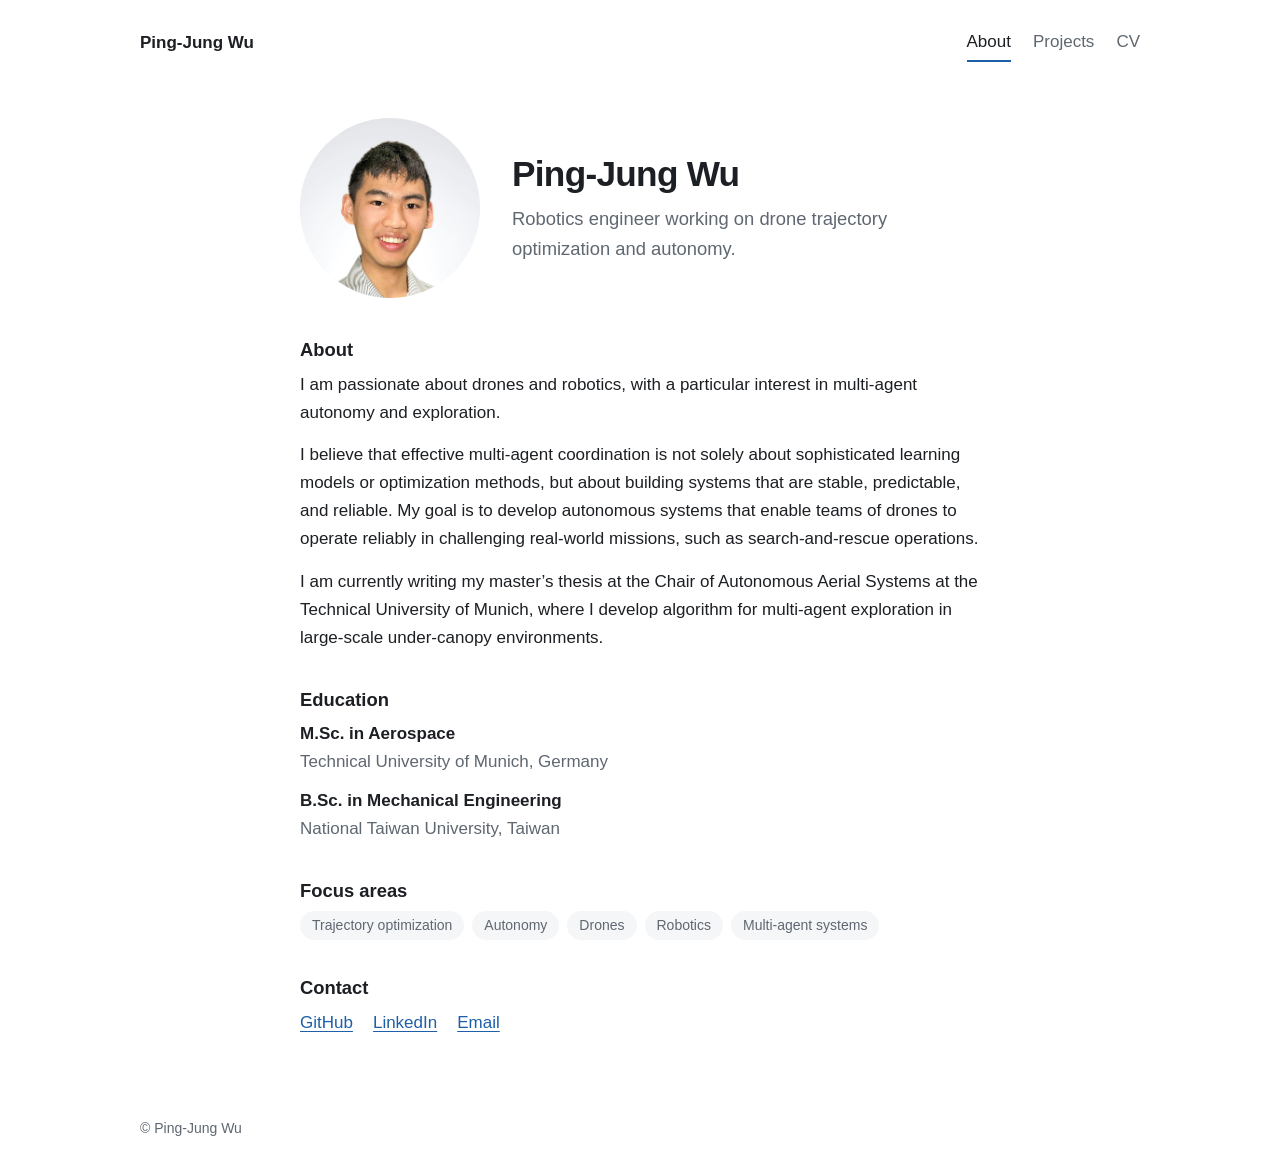
<file: index.html>
<!doctype html>
<html lang="en">
<head>
  <meta charset="utf-8">
  <meta name="viewport" content="width=device-width, initial-scale=1">
  <title>Ping-Jung Wu | Drone Software Engineer</title>
  <meta name="description" content="Portfolio of Ping-Jung Wu: drone trajectory optimization, autonomy and robotics software.">
  <link rel="stylesheet" href="css/style.css">
</head>
<body>
  <header class="site-header">
    <a class="site-name" href="index.html">Ping-Jung Wu</a>
    <nav>
      <a href="index.html" aria-current="page">About</a>
      <a href="projects.html">Projects</a>
      <a href="cv.html">CV</a>
    </nav>
  </header>

  <main>
    <section class="intro">
      <img class="portrait" src="assets/images/portrait.png" alt="Portrait of Ping-Jung Wu" width="180" height="180">
      <div>
        <h1>Ping-Jung Wu</h1>
        <p class="lead">Robotics engineer working on drone trajectory optimization and autonomy.</p>
      </div>
    </section>

    <section>
      <h2>About</h2>
      <p>I am passionate about drones and robotics, with a particular interest in multi-agent autonomy and exploration.</p>
      <p> I believe that effective multi-agent coordination is not solely about sophisticated learning models or optimization methods, but about building systems that are stable, predictable, and reliable. My goal is to develop autonomous systems that enable teams of drones to operate reliably in challenging real-world missions, such as search-and-rescue operations.</p>
      <p>I am currently writing my master’s thesis at the Chair of Autonomous Aerial Systems at the Technical University of Munich, where I develop algorithm for multi-agent exploration in large-scale under-canopy environments.</p>
    </section>

    <section>
      <h2>Education</h2>
      <ul class="education">
        <li><strong>M.Sc. in Aerospace</strong><span> Technical University of Munich, Germany</span></li>
        <li><strong>B.Sc. in Mechanical Engineering</strong><span>National Taiwan University, Taiwan</span></li>
      </ul>
    </section>

    <section>
      <h2>Focus areas</h2>
      <ul class="tags">
        <li>Trajectory optimization</li>
        <li>Autonomy </li>
        <li>Drones</li>
        <li>Robotics</li>
        <li>Multi-agent systems</li>
      </ul>
    </section>

    <section>
      <h2>Contact</h2>
      <ul class="links">
        <li><a href="https://github.com/Pljwachs">GitHub</a></li>
        <li><a href="https://www.linkedin.com/in/ping-jung-wu-b974b53b2/">LinkedIn</a></li>
        <li><a href="mailto:pingjungwu@outlook.com">Email</a></li>
      </ul>
    </section>
  </main>

  <footer class="site-footer">© Ping-Jung Wu</footer>
</body>
</html>
</file>
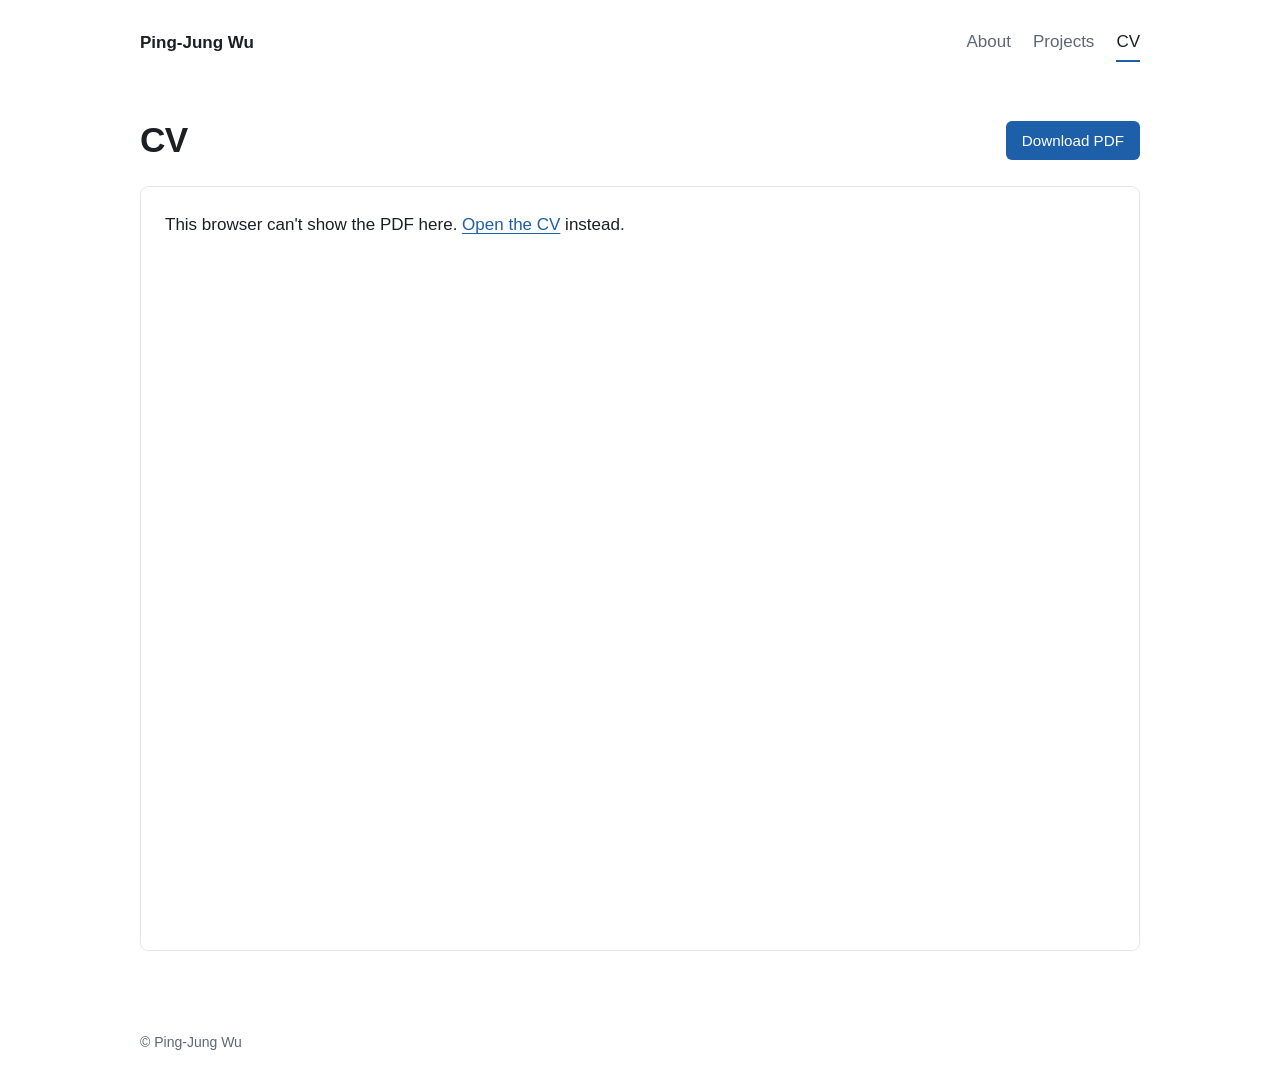
<file: cv.html>
<!doctype html>
<html lang="en">
<head>
  <meta charset="utf-8">
  <meta name="viewport" content="width=device-width, initial-scale=1">
  <title>CV | Ping-Jung Wu</title>
  <meta name="description" content="Curriculum vitae of Ping-Jung Wu.">
  <link rel="stylesheet" href="css/style.css">
</head>
<body>
  <header class="site-header">
    <a class="site-name" href="index.html">Ping-Jung Wu</a>
    <nav>
      <a href="index.html">About</a>
      <a href="projects.html">Projects</a>
      <a href="cv.html" aria-current="page">CV</a>
    </nav>
  </header>

  <main class="wide">
    <div class="cv-heading">
      <h1>CV</h1>
      <a class="button" href="assets/cv.pdf" download>Download PDF</a>
    </div>
    <!-- Phones often can't embed PDFs, so they get the fallback text below. -->
    <object class="cv-viewer" data="assets/cv.pdf" type="application/pdf" aria-label="CV as a PDF document">
      <p class="cv-fallback">This browser can't show the PDF here. <a href="assets/cv.pdf">Open the CV</a> instead.</p>
    </object>
  </main>

  <footer class="site-footer">© Ping-Jung Wu</footer>
</body>
</html>
</file>
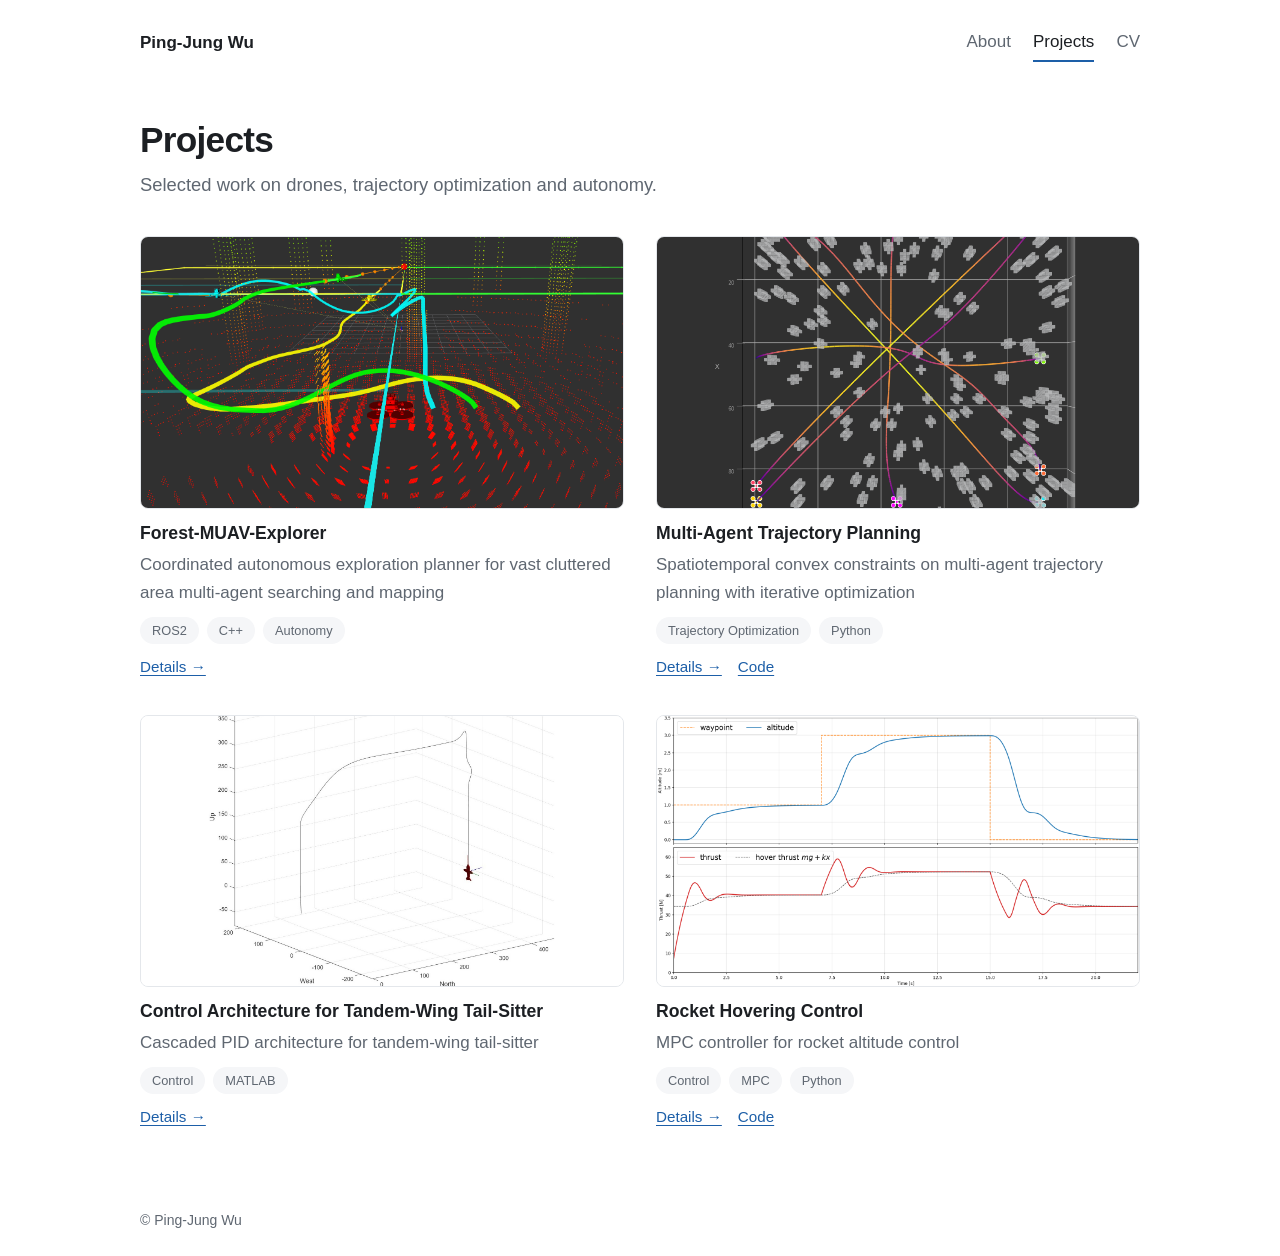
<file: projects.html>
<!doctype html>
<html lang="en">
<head>
  <meta charset="utf-8">
  <meta name="viewport" content="width=device-width, initial-scale=1">
  <title>Projects | Ping-Jung Wu</title>
  <meta name="description" content="Selected drone and robotics projects by Ping-Jung Wu.">
  <link rel="stylesheet" href="css/style.css">
</head>
<body>
  <header class="site-header">
    <a class="site-name" href="index.html">Ping-Jung Wu</a>
    <nav>
      <a href="index.html">About</a>
      <a href="projects.html" aria-current="page">Projects</a>
      <a href="cv.html">CV</a>
    </nav>
  </header>

  <main class="wide">
    <h1>Projects</h1>
    <p class="lead">Selected work on drones, trajectory optimization and autonomy.</p>
    <div id="project-list" class="project-grid"></div>
    <noscript>Please enable JavaScript to view the projects.</noscript>
  </main>

  <footer class="site-footer">© Ping-Jung Wu</footer>

  <script src="js/projects-data.js"></script>
  <script src="js/projects.js"></script>
</body>
</html>
</file>
<file: css/style.css>
:root {
  --text: #1c1f23;
  --muted: #5f6771;
  --border: #e4e7eb;
  --surface: #f5f6f8;
  --accent: #1d5fa8;
  --page: #ffffff;
}

* { box-sizing: border-box; }

body {
  margin: 0;
  min-height: 100vh;
  display: flex;
  flex-direction: column;
  background: var(--page);
  color: var(--text);
  font: 17px/1.65 -apple-system, BlinkMacSystemFont, "Segoe UI", Roboto, Helvetica, Arial, sans-serif;
}

a { color: var(--accent); text-underline-offset: 3px; }

h1, h2, h3 { line-height: 1.25; margin: 0; }
h1 { font-size: 2.2rem; letter-spacing: -0.02em; }
h2 { font-size: 1.15rem; margin-bottom: 0.6rem; }
h3 { font-size: 1.1rem; }

.lead { color: var(--muted); font-size: 1.15rem; margin: 0.5rem 0 0; }

/* Header and footer */
.site-header,
.site-footer,
main {
  width: 100%;
  max-width: 720px;
  margin-inline: auto;
  padding-inline: 20px;
}

.site-header {
  max-width: 1040px;
  display: flex;
  flex-wrap: wrap;
  justify-content: space-between;
  align-items: center;
  gap: 8px 24px;
  padding-block: 24px;
}

.site-name { color: var(--text); font-weight: 600; text-decoration: none; }

.site-header nav { display: flex; gap: 22px; }
.site-header nav a { color: var(--muted); text-decoration: none; padding-block: 4px; }
.site-header nav a:hover { color: var(--text); }
.site-header nav a[aria-current="page"] { color: var(--text); border-bottom: 2px solid var(--accent); }

main { flex: 1; padding-block: 32px 56px; }
main.wide { max-width: 1040px; }

.site-footer {
  max-width: 1040px;
  padding-block: 24px;
  color: var(--muted);
  font-size: 0.875rem;
}

/* About */
.intro { display: flex; align-items: center; gap: 32px; margin-bottom: 40px; }

.portrait {
  flex: none;
  width: 180px;
  height: 180px;
  border-radius: 50%;
  object-fit: cover;
  object-position: 50% 0%;
  background: var(--surface);
}

section + section { margin-top: 36px; }
section p { margin: 0 0 0.9rem; }

.education { list-style: none; margin: 0; padding: 0; display: grid; gap: 10px; }
.education strong { display: block; font-weight: 600; }
.education span { color: var(--muted); }

.tags, .links { list-style: none; margin: 0; padding: 0; display: flex; flex-wrap: wrap; }
.tags { gap: 8px; }
.tags li {
  padding: 3px 12px;
  border-radius: 999px;
  background: var(--surface);
  color: var(--muted);
  font-size: 0.875rem;
}
.links { gap: 20px; }

/* Projects */
.project-grid {
  display: grid;
  grid-template-columns: repeat(auto-fill, minmax(min(100%, 420px), 1fr));
  gap: 36px 32px;
  margin-top: 36px;
}

.project { display: flex; flex-direction: column; }

.project-media {
  aspect-ratio: 16 / 9;
  border-radius: 8px;
  overflow: hidden;
  background: var(--surface);
  border: 1px solid var(--border);
}

.project-media img,
.project-media video,
.project-media iframe {
  display: block;
  width: 100%;
  height: 100%;
  object-fit: cover;
  border: 0;
}

.project-media-empty {
  display: grid;
  place-items: center;
  color: var(--muted);
  font-size: 0.875rem;
}

.project h3 { margin-top: 14px; }
.project h3 a { color: var(--text); text-decoration: none; }
.project h3 a:hover { color: var(--accent); }

/* Project detail page */
.back { margin: 0 0 20px; font-size: 0.95rem; }
#project-page .tags { margin: 16px 0 24px; }
#project-page .project-media { margin-bottom: 24px; }
.project-body p { margin: 0 0 1rem; }
#project-page .links { margin-top: 24px; }
.project p { margin: 6px 0 10px; color: var(--muted); }
.project .tags { margin-bottom: 10px; }
.project .tags li { font-size: 0.8rem; }
.project .links { gap: 16px; font-size: 0.95rem; }

/* CV */
.cv-heading {
  display: flex;
  flex-wrap: wrap;
  justify-content: space-between;
  align-items: center;
  gap: 12px;
  margin-bottom: 24px;
}

.button {
  padding: 7px 16px;
  border-radius: 6px;
  background: var(--accent);
  color: #fff;
  font-size: 0.95rem;
  text-decoration: none;
}
.button:hover { background: #174d89; }

.cv-viewer {
  display: block;
  width: 100%;
  height: 85vh;
  border: 1px solid var(--border);
  border-radius: 8px;
}

.cv-fallback { margin: 0; padding: 24px; }

@media (max-width: 560px) {
  body { font-size: 16px; }
  h1 { font-size: 1.9rem; }
  .intro { flex-direction: column; align-items: flex-start; gap: 20px; }
  .portrait { width: 130px; height: 130px; }
}
</file>
